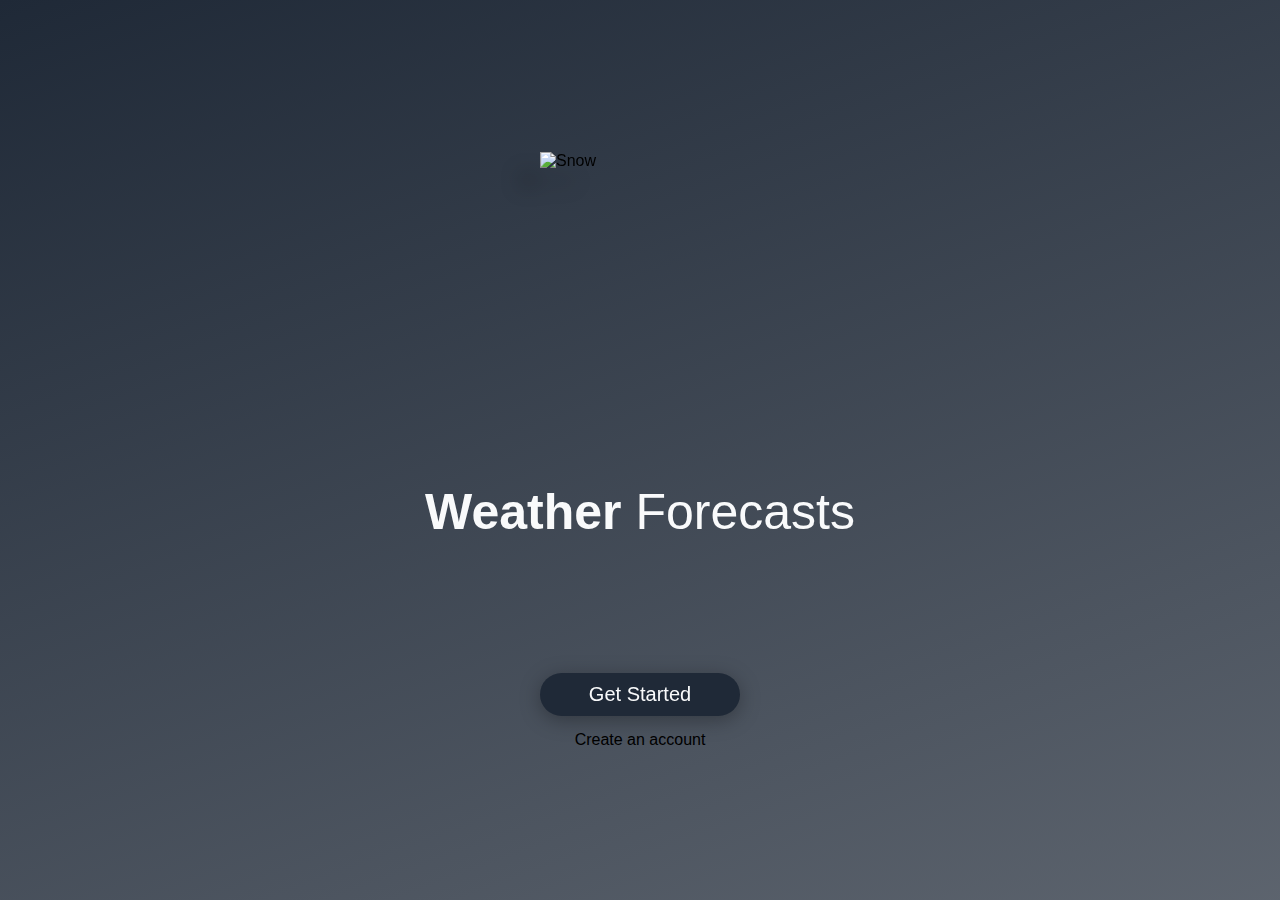
<file: index.html>
<!DOCTYPE html>
<html lang="en">
<head>
    <meta charset="UTF-8">
    <meta name="viewport" content="width=device-width, initial-scale=1.0">
    <title>Weather App</title>
    <link rel="stylesheet" href="styles.css">
</head>
<body>
    <section>
        <img data-v-89d4a657="" class="cloud"
            srcset="https://img.icons8.com/?size=100&amp;id=cyZConbteZk9&amp;format=png 1x"
            alt="Snow" width="100" height="100">
        <h1>Weather<span id="text"> Forecasts</span></h1>
        <div class="btn-group">
            <button>Get Started</button>
            <a>Create an account</a>
        </div>
    </section>
</body>
</html>
</file>
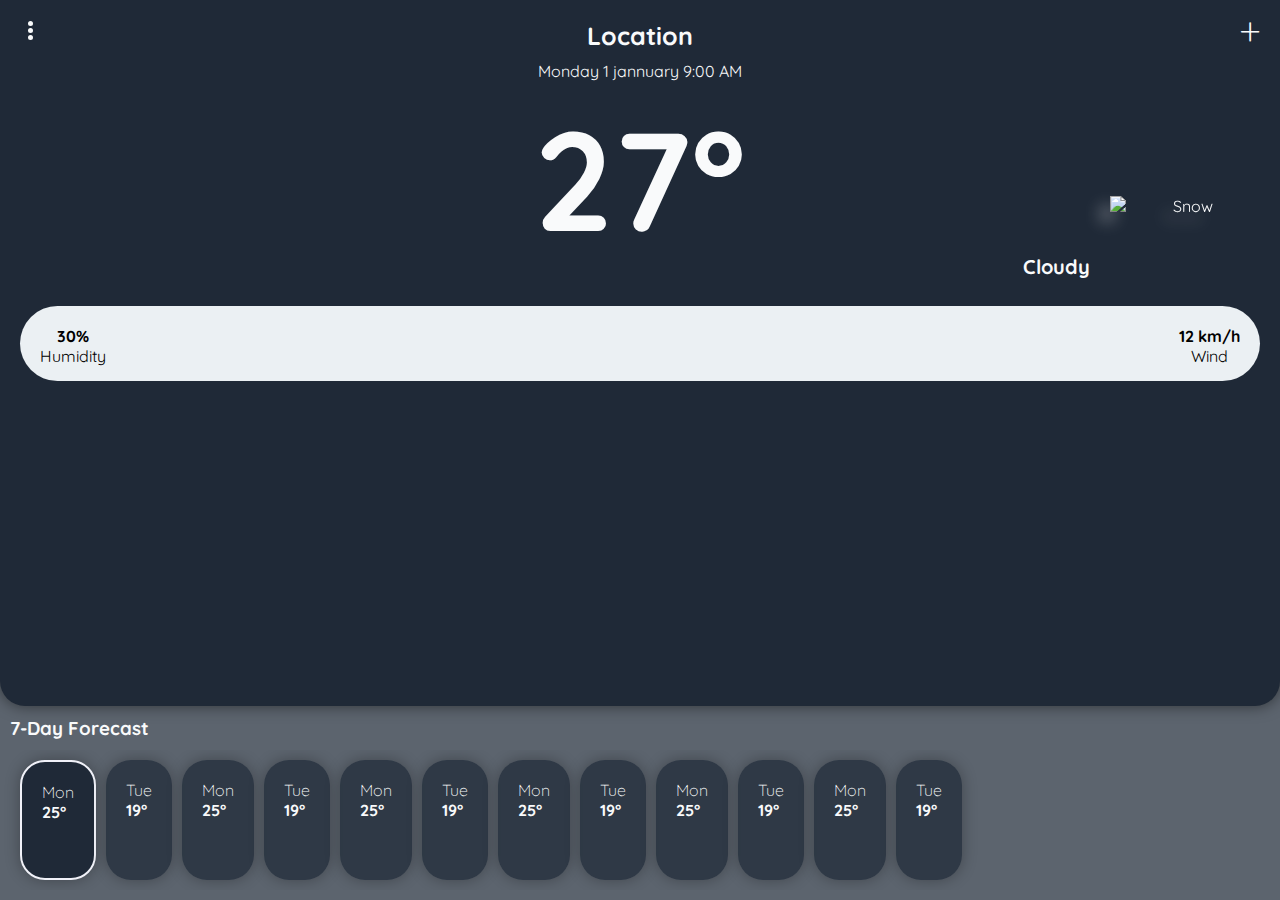
<file: dashboard.html>
<!DOCTYPE html>
<html lang="en">
    <head>
        <meta charset="UTF-8">
        <meta name="viewport" content="width=device-width, initial-scale=1.0">
        <title>Dashboard</title>
        <link rel="stylesheet" href="https://cdnjs.cloudflare.com/ajax/libs/font-awesome/6.5.2/css/all.min.css">

        <link href="https://fonts.googleapis.com/css2?family=Quicksand:wght@400;600;700&display=swap" rel="stylesheet">
        <link rel="stylesheet" href="styles.css">
    </head>
    <body>
        <div class="app">
            <!-- Header -->
            <div class="top">
                <div class="dots" id="menu-btn" onclick="showMenu()">
                    <span class="dot"></span>
                    <span class="dot"></span>
                    <span class="dot"></span>
                </div>
                <div class="plus"><span>+</span></div>
                
                <div class="header">
                    <h2>Location</h2>
                    <p>Monday 1 jannuary 9:00 AM</p>
                    <div class="temp">27°</div>
                    <div class="condition">
                        <p>Cloudy</p>
                        <img data-v-89d4a657=""
                            srcset="https://img.icons8.com/?size=200&amp;id=cyZConbteZk9&amp;format=png 1x"
                            alt="Snow" width="100" height="100">
                    </div>
                </div>
                
                <!-- Stats -->
                <div class="stats">
                    <div class="stat">
                        <strong>30%</strong>
                        <p>Humidity</p>
                
                    </div>
                    <div class="stat">
                        <strong>12 km/h</strong>
                        <p>Wind</p>
                
                    </div>
                </div>
                
                <!-- Analysis -->
                <div class="analysis">
                
                </div>
        
            </div>
            <!-- Forecast -->
            <div class="forecast">
                <h3>7-Day Forecast</h3>
                <div class="days">
                    <div class="day select-day">
                        <!-- <img src="https://img.icons8.com/fluency/48/000000/partly-cloudy-day.png" alt="icon"> -->
                        <span>Mon</span>
                        <strong>25°</strong>
                    </div>
                    <div class="day">
                        <!-- <img src="https://img.icons8.com/fluency/48/000000/rain.png" alt="icon"> -->
                        <span>Tue</span>
                        <strong>19°</strong>
                    </div>
                    <div class="day">
                        <!-- <img src="https://img.icons8.com/fluency/48/000000/partly-cloudy-day.png" alt="icon"> -->
                        <span>Mon</span>
                        <strong>25°</strong>
                    </div>
                    <div class="day">
                        <!-- <img src="https://img.icons8.com/fluency/48/000000/rain.png" alt="icon"> -->
                        <span>Tue</span>
                        <strong>19°</strong>
                    </div>
                    <div class="day">
                        <!-- <img src="https://img.icons8.com/fluency/48/000000/partly-cloudy-day.png" alt="icon"> -->
                        <span>Mon</span>
                        <strong>25°</strong>
                    </div>
                    <div class="day">
                        <!-- <img src="https://img.icons8.com/fluency/48/000000/rain.png" alt="icon"> -->
                        <span>Tue</span>
                        <strong>19°</strong>
                    </div>
                    <div class="day">
                        <!-- <img src="https://img.icons8.com/fluency/48/000000/partly-cloudy-day.png" alt="icon"> -->
                        <span>Mon</span>
                        <strong>25°</strong>
                    </div>
                    <div class="day">
                        <!-- <img src="https://img.icons8.com/fluency/48/000000/rain.png" alt="icon"> -->
                        <span>Tue</span>
                        <strong>19°</strong>
                    </div>
                    <div class="day">
                        <!-- <img src="https://img.icons8.com/fluency/48/000000/partly-cloudy-day.png" alt="icon"> -->
                        <span>Mon</span>
                        <strong>25°</strong>
                    </div>
                    <div class="day">
                        <!-- <img src="https://img.icons8.com/fluency/48/000000/rain.png" alt="icon"> -->
                        <span>Tue</span>
                        <strong>19°</strong>
                    </div>
                    <div class="day">
                        <!-- <img src="https://img.icons8.com/fluency/48/000000/partly-cloudy-day.png" alt="icon"> -->
                        <span>Mon</span>
                        <strong>25°</strong>
                    </div>
                    <div class="day">
                        <!-- <img src="https://img.icons8.com/fluency/48/000000/rain.png" alt="icon"> -->
                        <span>Tue</span>
                        <strong>19°</strong>
                    </div>
                </div>
            </div>
        </div>
        <!-- Menu of the app -->
         <div id="menuOverlay" class="overlay">
            <div id="menu">
                <ul>
                    <li><i class="fa-solid fa-cloud-sun"></i> Weather Report</li>
                    <li><i class="fa-solid fa-location-dot"></i> Saved Locations</li>
                    <li><i class="fa-solid fa-chart-line"></i> Analytics</li>
                    <li><i class="fa-solid fa-gear"></i> Settings</li>
                    <li><i class="fa-solid fa-right-from-bracket"></i> Logout</li>
                </ul>
            </div>
         </div>
        
         <div id="formOverlay" class="overlay">
            <form id="add-location-form">
                <input type="text" id="cityInput" placeholder="Enter city name..." autocomplete="off">
                <ul id="suggestions" class="dropdown-city"></ul>
                <div class="custom-dropdown" id="country-dropdown">
                    <div class="dropdown-selected">Select Country (optional)</div>
                    <ul id="country-list" class="dropdown-list">
                        <!-- Countries will be injected here -->                 
                    </ul>
                    <!-- Hidden input to store selected value -->
                    <input type="hidden" id="country-input" name="country" />            </div>
                <button type="submit">Add Location</button>
            </form>
         </div>
        
          
        <script src="script.js"></script>
    </body>  
</html>
</file>
<file: styles.css>
*{
    margin: 0;
    padding: 0;
    box-sizing: border-box;
    scrollbar-width: none;
}
html,body{
    font-family: Arial;
    height: 100vh;
    width: 100vw;
}

section{
    height: 100%;
    display: flex;
    flex-direction: column;
    align-items: center;
    justify-content: space-evenly;
    background: linear-gradient(160deg, #1f2937,#1f2937b9);
    padding: 20px;
}
img{
    width: 200px;
    height:200px;
}
span {
    font-weight: lighter;
}

.cloud {
    width: 200px;
    filter: drop-shadow(-20px 20px 10px rgba(0, 0, 0, 0.2));
}
h1{
    font-weight: bolder;
    font-size: 50px;
    text-align: center;
    color: #f9fafb;
}

.btn-group button{
    font-size: 20px;
    padding: 10px;
    border-radius: 30px;
    border:none;
    background: #1f2937;
    color:#f9fafb;
    width: 200px;
    margin-bottom: 15px;
    filter: drop-shadow(0 4px 10px rgba(0, 0, 0, 0.3));
}

.btn-group{
    display: flex;
    flex-direction: column;
    text-align: center;
}

/* Dashboard */
.app{
    width: 100%;
    height: 100%;
    display: flex;
    flex-direction: column;
    justify-content: space-between;
    align-items: center;
    font-family: 'Quicksand';
    background: #1f2937b9;
}

.top{
    background: #1f2937;
    width: 100%;
    height: 100%;
    border-bottom-left-radius: 25px;
    border-bottom-right-radius: 25px;
    z-index: 10;
    box-shadow: 0 0 15px rgb(0, 0, 0,0.5);
}

.dots{
    position: absolute;
    display: flex;
    flex-direction: column;
    top: 10px;
    left: 10px;
    padding: 5px;
    gap: 2px;
    height: 40px;
    width: 40px;
    justify-content: center;
    align-items: center;
    z-index: 999;
}
.dot{
    background-color: #f9fafb;
    border-radius: 50%;
    height: 5px;
    width: 5px;
}

.plus {
    position: absolute;
    display: flex;
    top: 10px;
    right:10px;
    padding: 5px;
    height: 40px;
    width: 40px;
    justify-content: center;
    align-items: center;
    font-size: 40px;
    color: #f9fafb;
    z-index: 999;
}

/* Hearder style */
.header{
    position: relative;
    padding: 20px;
    text-align: center;
    color: #f9fafb;
    width: 100%;
}

.header h2{
    font-size: 25px;
    margin-bottom: 10px;
    font-weight: bold;
}

.header p{
    margin-bottom: 10px;
}

.temp{
    font-size: 140px;
    font-weight:910;
    width: 100%;

}

.condition{
    position: absolute;
    bottom: -60px;
    right: 20px;
    display: flex;
    align-items: center;
}
.condition p{
    margin-right: 20px;
    font-weight: bold;
    font-size: 20px;
}
.condition img{
    width: 150px;
    height: 150px;
    filter: drop-shadow(-10px 10px 8px rgba(255, 255, 255, 0.3));
}

/* Stats */
.stats{
    display: flex;
    justify-content: space-between;
    padding: 20px;
    background-color: #ebf0f3;
    color: 1f2937;
    border-radius: 50px;
    height: 75px;
    margin: 20px;
    z-index: 4;
}

.stat{
    text-align: center;
}
/* Forecasts */
.forecast{
    width: 100%;
    background: transparent;
    margin-bottom: 10px;
}
.forecast h3{
    padding: 10px;
    color: #f9fafb;
}
.days{
    width: 100%;
    overflow-x: scroll;
    display: flex;
    padding: 10px;
    gap: 10px;
}

.day{
    display: flex;
    flex-direction: column;
    padding: 20px;
    background: #1f2937b9;    
    height: 120px;
    border-radius: 25px;
    box-shadow: 0 0 15px rgba(0, 0, 0, 0.3);
    color: #f9fafb;
}
.day:hover{
    background: #1f2937d8;
    border: 2px solid #f0f1f8e3;
}
.day:nth-child(1){
    margin-left: 10px;
}
.day:last-child{
    margin-right: 10px;
}
.select-day{
    background:#1f2937;
    border: 2px solid #f0f1f8;
}
.day img{
    width: 30px;
    height: 30px;
}
#menuOverlay,
#formOverlay {
    display: none;
    /* ensures they don’t show until triggered */
}
/* Overlay background */
.overlay {
    display: none;
    position: fixed;
    top: 0;
    left: 0;
    width: 100%;
    height: 100%;
    background: rgba(0, 0, 0, 0.5);
    display: flex;
    align-items: center;
    justify-content: center;
    z-index: 999;
}
/* Popup menu card */
#menu {
    background: linear-gradient(145deg, #0f172a, #1e293b);
    /* layered darks */
    border-radius: 20px;
    padding: 30px;
    position: fixed;
    top: 10px;
    left: 10px;
    box-shadow: 0 12px 40px rgba(0, 0, 0, 0.7);
    transform: scale(0.8);
    opacity: 0;
    animation: popupIn 0.35s ease forwards;
    border: 1px solid rgba(255, 255, 255, 0.05);
}

/* Menu list */
#menu ul {
    list-style: none;
    padding: 0;
    margin: 0;
}

/* Menu items */
#menu ul li {
    display: flex;
    align-items: center;
    gap: 14px;
    padding: 10px 0;
    font-size: 16px;
    font-weight: 500;
    color: #f8fafc;
    /* premium white text */
    border-bottom: 1px solid rgba(255, 255, 255, 0.08);
    cursor: pointer;
    transition: all 0.3s ease;
}

#menu ul li:last-child {
    border-bottom: none;
}

/* Icons with premium gradient */
#menu ul li i {
    font-size: 22px;
    background: linear-gradient(135deg, #a855f7, #6366f1);
    /* purple → indigo */
    -webkit-background-clip: text;
    -webkit-text-fill-color: transparent;
    min-width: 26px;
    transition: all 0.3s ease;
}

/* Hover glow */
#menu ul li:hover {
    color: #c084fc;
    /* soft purple text */
    transform: translateX(6px);
    text-shadow: 0 0 8px rgba(168, 85, 247, 0.6);
}

#menu ul li:hover i {
    background: linear-gradient(135deg, #f59e0b, #ef4444);
    /* gold → red */
    -webkit-background-clip: text;
    -webkit-text-fill-color: transparent;
}

/* Animations */
@keyframes popupIn {
    from {
        transform: scale(0.85);
        opacity: 0;
    }

    to {
        transform: scale(1);
        opacity: 1;
    }
}

@keyframes fadeIn {
    from {
        opacity: 0;
    }

    to {
        opacity: 1;
    }
}

/* Form modal */
/* .modal-box {
    background: #fff;
    padding: 20px;
    border-radius: 10px;
    width: 300px;
    display: flex;
    flex-direction: column;
    gap: 10px;
} */
/* Form Container */

.dropdown-city {
    list-style: none;
    padding: 0;
    margin-top: 50px;
    border: 1px solid #334155;
    max-height: 150px;
    overflow-y: auto;
    position: absolute;
    background: #0f172a;
    color: #f8fafc;
    width: 250px;
    display: none;
    border-radius: 8px;
    z-index: 4;
}

.dropdown-city li {
    padding: 8px;
    cursor: pointer;
}

.dropdown-city li:hover {
    background: #1e293b;
}

#add-location-form {
    background: linear-gradient(145deg, #0f172a, #1e293b);
    padding: 25px;
    border-radius: 16px;
    box-shadow: 0 8px 20px rgba(0, 0, 0, 0.6);
    display: flex;
    flex-direction: column;
    gap: 15px;
    width: 100%;
    max-width: 300px;
    margin: auto;
    animation: fadeIn 0.6s ease-in-out;
}

/* Input & Select */
#add-location-form input,
#add-location-form select {
    background: #1e293b;
    border: 1px solid rgba(255, 255, 255, 0.15);
    padding: 12px 15px;
    border-radius: 12px;
    font-size: 15px;
    color: #f8fafc;
    outline: none;
    transition: all 0.3s ease;
    appearance: none;
    /* remove default browser styles */
    -webkit-appearance: none;
    -moz-appearance: none;
    position: relative;
}

/* Custom Dropdown Arrow */
#add-location-form select {
    background-image: url("data:image/svg+xml;utf8,<svg fill='white' height='16' viewBox='0 0 24 24' width='16' xmlns='http://www.w3.org/2000/svg'><path d='M7 10l5 5 5-5z'/></svg>");
    background-repeat: no-repeat;
    background-position: right 12px center;
    background-size: 16px;
    padding-right: 40px;
    /* space for the arrow */
    cursor: pointer;
}

/* Hover + Focus */
#add-location-form input:focus,
#add-location-form select:focus {
    border-color: #6366f1;
    box-shadow: 0 0 12px rgba(99, 102, 241, 0.6);
}

/* Submit Button */
#add-location-form button {
    background: linear-gradient(90deg, #6366f1, #8b5cf6);
    border: none;
    padding: 14px 18px;
    border-radius: 12px;
    font-size: 16px;
    font-weight: bold;
    color: #fff;
    cursor: pointer;
    transition: all 0.3s ease;
}

#add-location-form button:hover {
    background: linear-gradient(90deg, #4f46e5, #7c3aed);
    transform: translateY(-2px);
    box-shadow: 0 6px 18px rgba(99, 102, 241, 0.5);
}

/* Placeholder */
#add-location-form input::placeholder {
    color: rgba(255, 255, 255, 0.5);
}
.custom-dropdown {
    position: relative;
    width: 100%;
    user-select: none;
}

.dropdown-selected {
    background: #1e293b;
    color: #f8fafc;
    padding: 12px 15px;
    border: 1px solid #334155;
    border-radius: 10px;
    cursor: pointer;
    transition: all 0.3s ease;

}

.dropdown-selected:hover {
    border-color: #6366f1;
}

.dropdown-list {
    position: absolute;
    top: 110%;
    left: 0;
    right: 0;
    background: #0f172a;
    border: 1px solid #334155;
    border-radius: 10px;
    padding: 5px 0;
    list-style: none;
    display: none;
    /* Hidden by default */
    z-index: 1000;
    box-shadow: 0 8px 20px rgba(0, 0, 0, 0.4);
    max-height: 100px;
    overflow-y: auto;
}

.dropdown-list li {
    padding: 12px 15px;
    color: #f8fafc;
    cursor: pointer;
    transition: background 0.2s ease;
}

.dropdown-list li:hover {
    background: #1e293b;
}
/* Fade-in Animation */
@keyframes fadeIn {
    from {
        opacity: 0;
        transform: translateY(20px);
    }

    to {
        opacity: 1;
        transform: translateY(0);
    }
}
</file>
